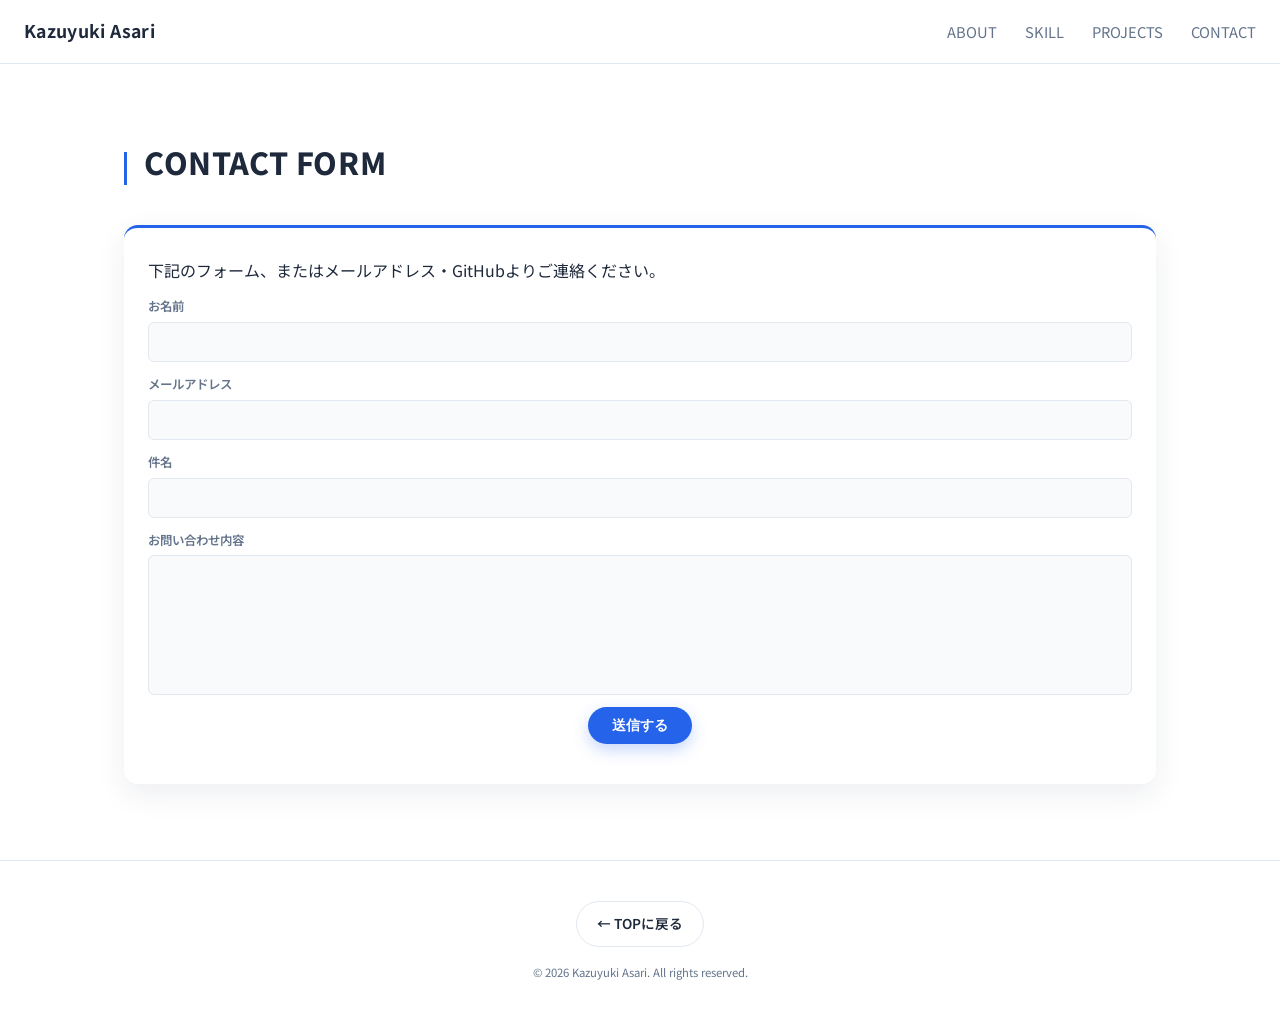
<file: contact.html>
<!doctype html>
<html lang="ja">
  <head>
    <meta charset="UTF-8" />
    <meta name="viewport" content="width=device-width, initial-scale=1.0" />
    <link rel="preconnect" href="https://fonts.googleapis.com" />
    <link rel="preconnect" href="https://fonts.gstatic.com" crossorigin />
    <link
      href="https://fonts.googleapis.com/css2?family=Noto+Sans+JP:wght@400;500;700&display=swap"
      rel="stylesheet"
    />
    <link rel="icon" type="image/x-icon" href="favicon.ico" />
    <link rel="icon" type="image/png" sizes="32x32" href="favicon-32.png" />
    <link rel="apple-touch-icon" sizes="180x180" href="favicon-180.png" />
    <link rel="stylesheet" href="css/style.css" />
    <title>お問い合わせ | K.A portfolio</title>
  </head>
  <body>
    <header>
      <a class="logo" href="index.html">Kazuyuki Asari</a>
      <button class="nav-toggle" id="navToggle" aria-label="メニュー">
        &#9776;
      </button>
      <nav>
        <ul class="nav-links" id="navLinks">
          <li><a href="index.html#ABOUT">ABOUT</a></li>
          <li><a href="index.html#SKILL">SKILL</a></li>
          <li><a href="index.html#PROJECTS">PROJECTS</a></li>
          <li><a href="index.html#CONTACT">CONTACT</a></li>
        </ul>
      </nav>
    </header>

    <main>
      <div class="container">
        <div class="section-head">
          <h1>CONTACT FORM</h1>
        </div>
        <div class="contact-card">
          <p>
            下記のフォーム、またはメールアドレス・GitHubよりご連絡ください。
          </p>

          <form
            class="contact-form"
            name="contact"
            method="POST"
            data-netlify="true"
            data-netlify-honeypot="bot-field"
            action="thanks.html"
          >
            <input type="hidden" name="form-name" value="contact" />
            <p class="hidden-field">
              <label
                >この項目には入力しないでください: <input name="bot-field"
              /></label>
            </p>

            <div class="form-row">
              <label for="name">お名前</label>
              <input type="text" id="name" name="name" required />
            </div>
            <div class="form-row">
              <label for="email">メールアドレス</label>
              <input type="email" id="email" name="email" required />
            </div>
            <div class="form-row">
              <label for="subject">件名</label>
              <input type="text" id="subject" name="subject" required />
            </div>
            <div class="form-row">
              <label for="message">お問い合わせ内容</label>
              <textarea
                id="message"
                name="message"
                rows="6"
                required
              ></textarea>
            </div>
            <button type="submit" class="btn-submit">送信する</button>
          </form>
        </div>
      </div>
    </main>

    <footer>
      <a class="back-link" href="index.html">← TOPに戻る</a>
      <small>© 2026 Kazuyuki Asari. All rights reserved.</small>
    </footer>

    <script src="js/script.js"></script>
  </body>
</html>
</file>
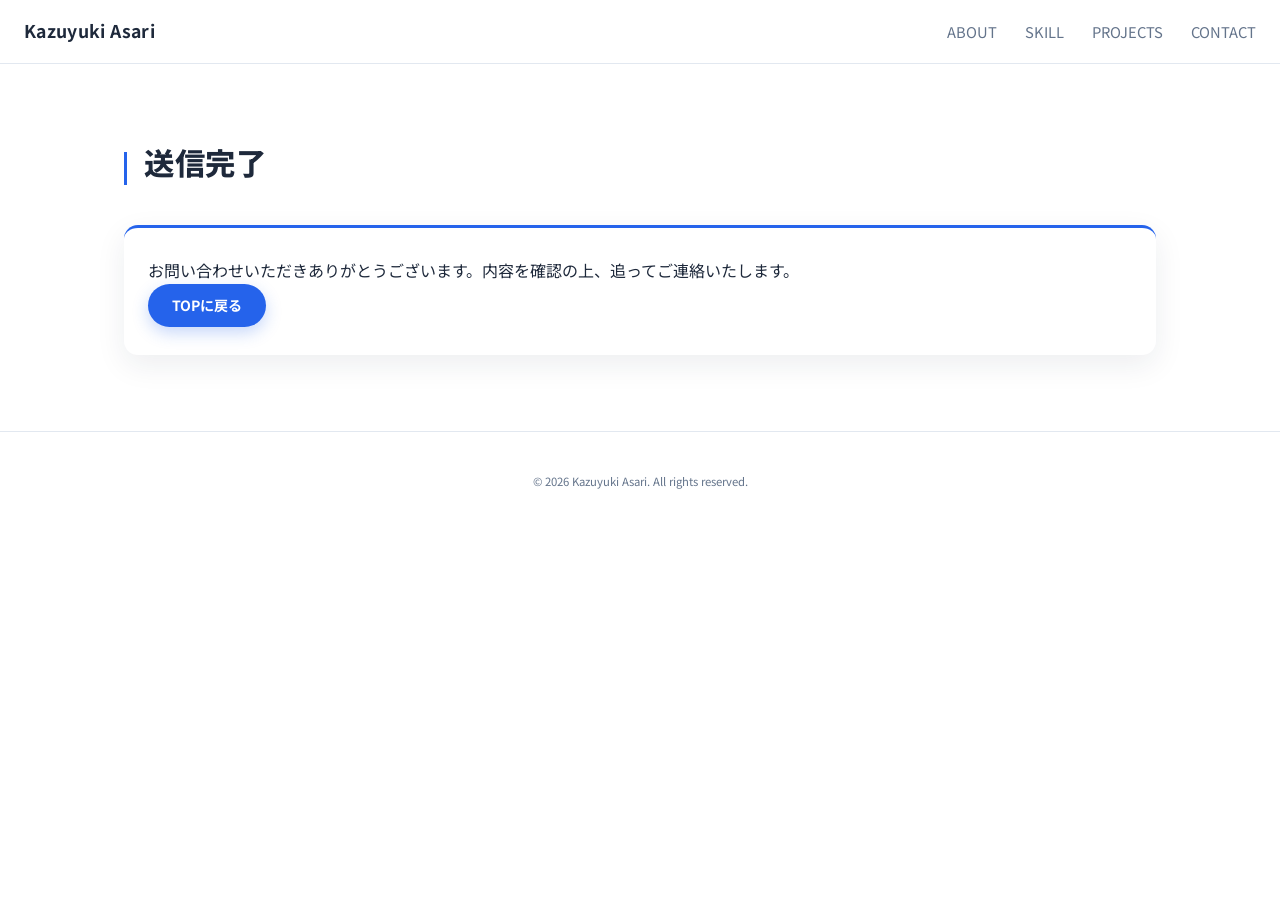
<file: thanks.html>
<!doctype html>
<html lang="ja">
  <head>
    <meta charset="UTF-8" />
    <meta name="viewport" content="width=device-width, initial-scale=1.0" />
    <link rel="preconnect" href="https://fonts.googleapis.com" />
    <link rel="preconnect" href="https://fonts.gstatic.com" crossorigin />
    <link
      href="https://fonts.googleapis.com/css2?family=Noto+Sans+JP:wght@400;500;700&display=swap"
      rel="stylesheet"
    />
    <link rel="icon" type="image/x-icon" href="favicon.ico" />
    <link rel="icon" type="image/png" sizes="32x32" href="favicon-32.png" />
    <link rel="apple-touch-icon" sizes="180x180" href="favicon-180.png" />
    <link rel="stylesheet" href="css/style.css" />
    <title>送信完了 | K.A portfolio</title>
  </head>
  <body>
    <header>
      <a class="logo" href="index.html">Kazuyuki Asari</a>
      <button class="nav-toggle" id="navToggle" aria-label="メニュー">
        &#9776;
      </button>
      <nav>
        <ul class="nav-links" id="navLinks">
          <li><a href="index.html#ABOUT">ABOUT</a></li>
          <li><a href="index.html#SKILL">SKILL</a></li>
          <li><a href="index.html#PROJECTS">PROJECTS</a></li>
          <li><a href="index.html#CONTACT">CONTACT</a></li>
        </ul>
      </nav>
    </header>

    <main>
      <div class="container">
        <div class="section-head">
          <h1>送信完了</h1>
        </div>
        <div class="contact-card">
          <p>
            お問い合わせいただきありがとうございます。内容を確認の上、追ってご連絡いたします。
          </p>
          <a href="index.html" class="btn-submit">TOPに戻る</a>
        </div>
      </div>
    </main>

    <footer>
      <small>© 2026 Kazuyuki Asari. All rights reserved.</small>
    </footer>

    <script src="js/script.js"></script>
  </body>
</html>
</file>
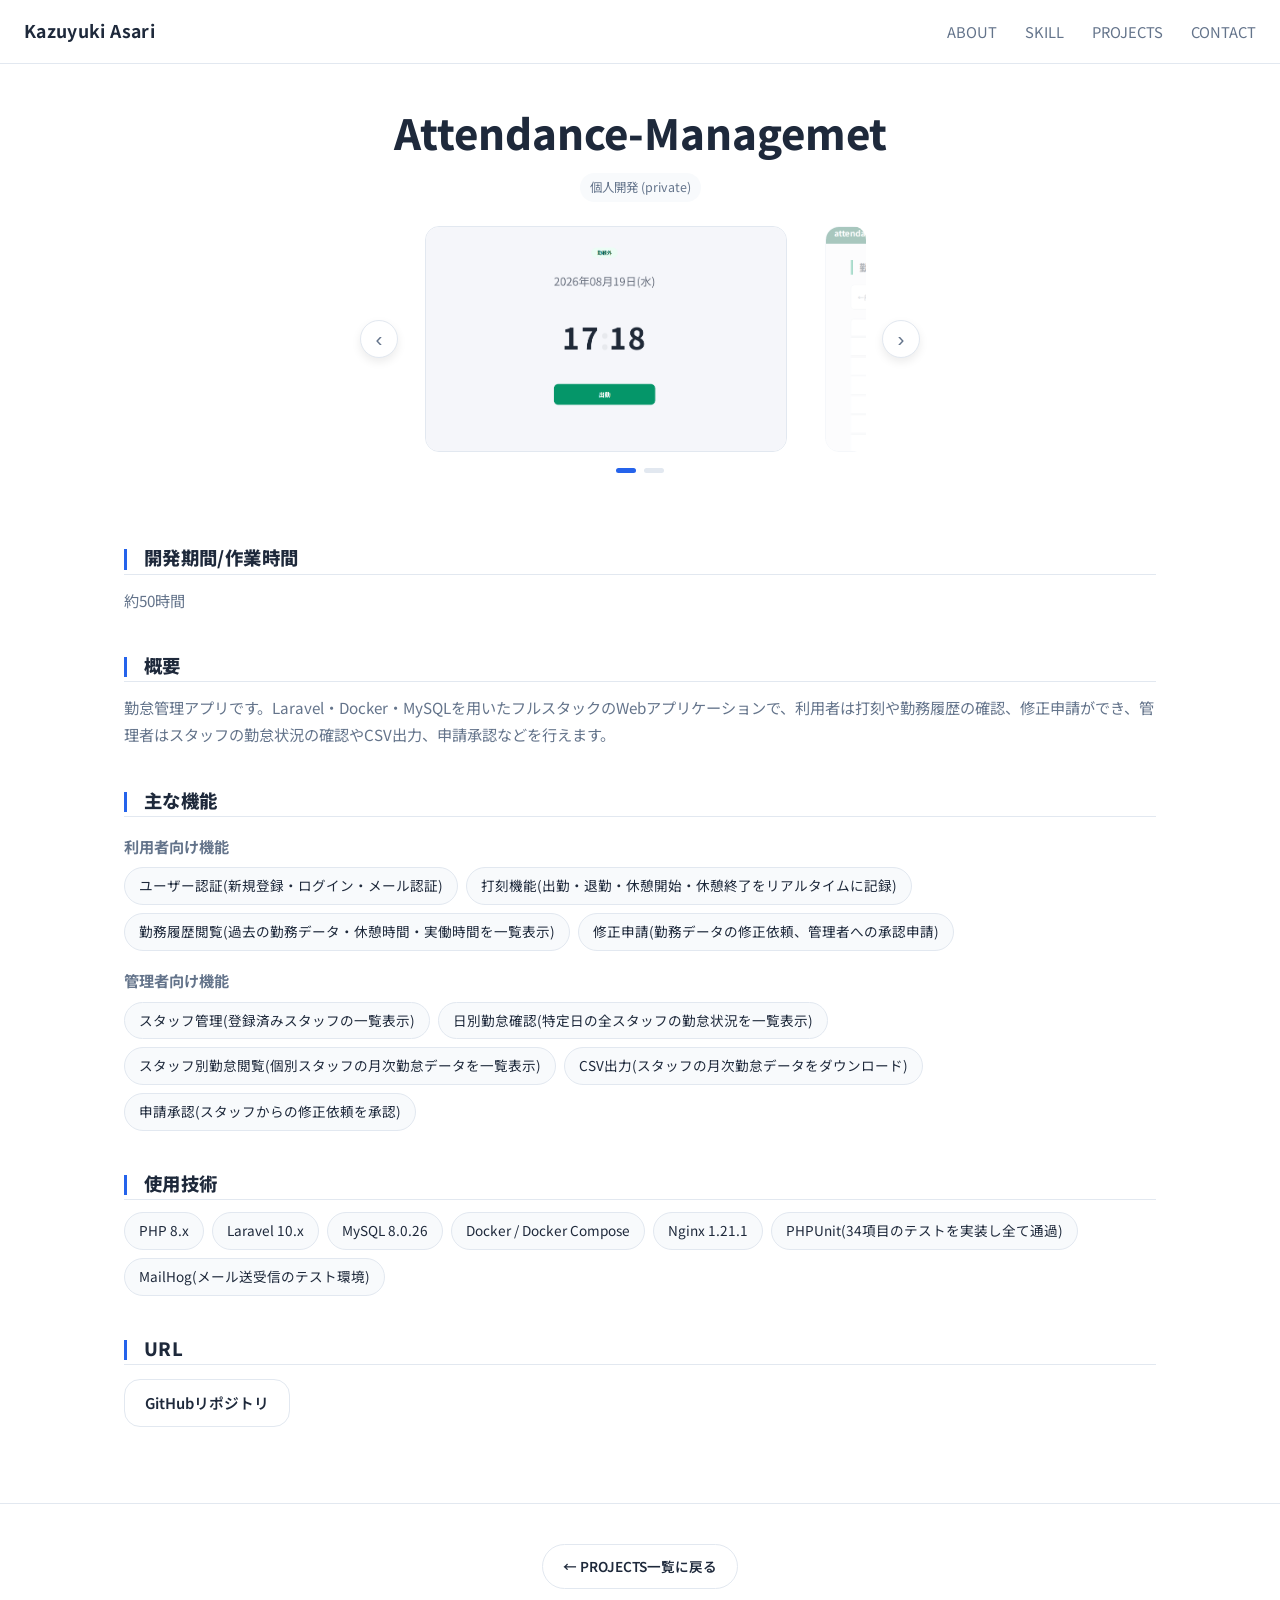
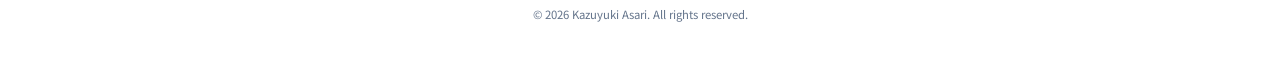
<file: projects/attendance-management.html>
<!doctype html>
<html lang="ja">
  <head>
    <meta charset="UTF-8" />
    <meta name="viewport" content="width=device-width, initial-scale=1.0" />
    <link rel="preconnect" href="https://fonts.googleapis.com" />
    <link rel="preconnect" href="https://fonts.gstatic.com" crossorigin />
    <link
      href="https://fonts.googleapis.com/css2?family=Noto+Sans+JP:wght@400;500;700&display=swap"
      rel="stylesheet"
    />
    <link rel="icon" type="image/x-icon" href="../favicon.ico" />
    <link rel="icon" type="image/png" sizes="32x32" href="../favicon-32.png" />
    <link rel="apple-touch-icon" sizes="180x180" href="../favicon-180.png" />
    <link rel="stylesheet" href="../css/style.css" />
    <title>K.A portfolio</title>
  </head>
  <body>
    <header>
      <a class="logo" href="../index.html">Kazuyuki Asari</a>
      <button class="nav-toggle" id="navToggle" aria-label="メニュー">
        &#9776;
      </button>
      <nav>
        <ul class="nav-links" id="navLinks">
          <li><a href="../index.html#ABOUT">ABOUT</a></li>
          <li><a href="../index.html#SKILL">SKILL</a></li>
          <li><a href="../index.html#PROJECTS">PROJECTS</a></li>
          <li><a href="../index.html#CONTACT">CONTACT</a></li>
        </ul>
      </nav>
    </header>
    <div class="container">
      <div class="project-hero">
        <h1>Attendance-Managemet</h1>
        <ul class="tags">
          <li>個人開発 (private)</li>
        </ul>
        <div class="slider-wrap">
          <button
            class="slider-arrow slider-prev"
            id="sliderPrev"
            aria-label="前の画像"
          >
            &lsaquo;
          </button>
          <div class="project-slider">
            <div class="slider-track">
              <img
                class="active"
                src="../images/screenshots/attendance-management/attendance1.png"
                alt="attendance-management の画面1"
              />
              <img
                src="../images/screenshots/attendance-management/attendance2.png"
                alt="attendance-management の画面2"
                loading="lazy"
              />
            </div>
          </div>
          <button
            class="slider-arrow slider-next"
            id="sliderNext"
            aria-label="次の画像"
          >
            &rsaquo;
          </button>
        </div>
        <div class="slider-dots" id="sliderDots">
          <button class="dot active" data-index="0" aria-label="1枚目"></button>
          <button class="dot" data-index="1" aria-label="2枚目"></button>
        </div>
      </div>
    </div>
    <main>
      <div class="container">
        <article>
          <div class="project-head">
            <h2>開発期間/作業時間</h2>
          </div>
          <p>約50時間</p>

          <div class="project-head">
            <h2>概要</h2>
          </div>
          <p>
            勤怠管理アプリです。Laravel・Docker・MySQLを用いたフルスタックのWebアプリケーションで、利用者は打刻や勤務履歴の確認、修正申請ができ、管理者はスタッフの勤怠状況の確認やCSV出力、申請承認などを行えます。
          </p>

          <div class="project-head">
            <h2>主な機能</h2>
          </div>
          <h3>利用者向け機能</h3>
          <ul>
            <li>ユーザー認証(新規登録・ログイン・メール認証)</li>
            <li>
              打刻機能(出勤・退勤・休憩開始・休憩終了をリアルタイムに記録)
            </li>
            <li>
              勤務履歴閲覧(過去の勤務データ・休憩時間・実働時間を一覧表示)
            </li>
            <li>修正申請(勤務データの修正依頼、管理者への承認申請)</li>
          </ul>
          <h3>管理者向け機能</h3>
          <ul>
            <li>スタッフ管理(登録済みスタッフの一覧表示)</li>
            <li>日別勤怠確認(特定日の全スタッフの勤怠状況を一覧表示)</li>
            <li>スタッフ別勤怠閲覧(個別スタッフの月次勤怠データを一覧表示)</li>
            <li>CSV出力(スタッフの月次勤怠データをダウンロード)</li>
            <li>申請承認(スタッフからの修正依頼を承認)</li>
          </ul>

          <div class="project-head">
            <h2>使用技術</h2>
          </div>
          <ul>
            <li>PHP 8.x</li>
            <li>Laravel 10.x</li>
            <li>MySQL 8.0.26</li>
            <li>Docker / Docker Compose</li>
            <li>Nginx 1.21.1</li>
            <li>PHPUnit(34項目のテストを実装し全て通過)</li>
            <li>MailHog(メール送受信のテスト環境)</li>
          </ul>

          <div class="project-head">
            <h2>URL</h2>
            <div class="contact-links">
              <a
                href="https://github.com/kazuyuki-a-dev/attendance-management"
                target="_blank"
                rel="noopener noreferrer"
                >GitHubリポジトリ</a
              >
            </div>
          </div>
        </article>
      </div>
    </main>
    <footer>
      <a class="back-link" href="../index.html#PROJECTS"
        >← PROJECTS一覧に戻る</a
      >
      <small>© 2026 Kazuyuki Asari. All rights reserved.</small>
    </footer>
    <script src="../js/script.js"></script>
  </body>
</html>
</file>
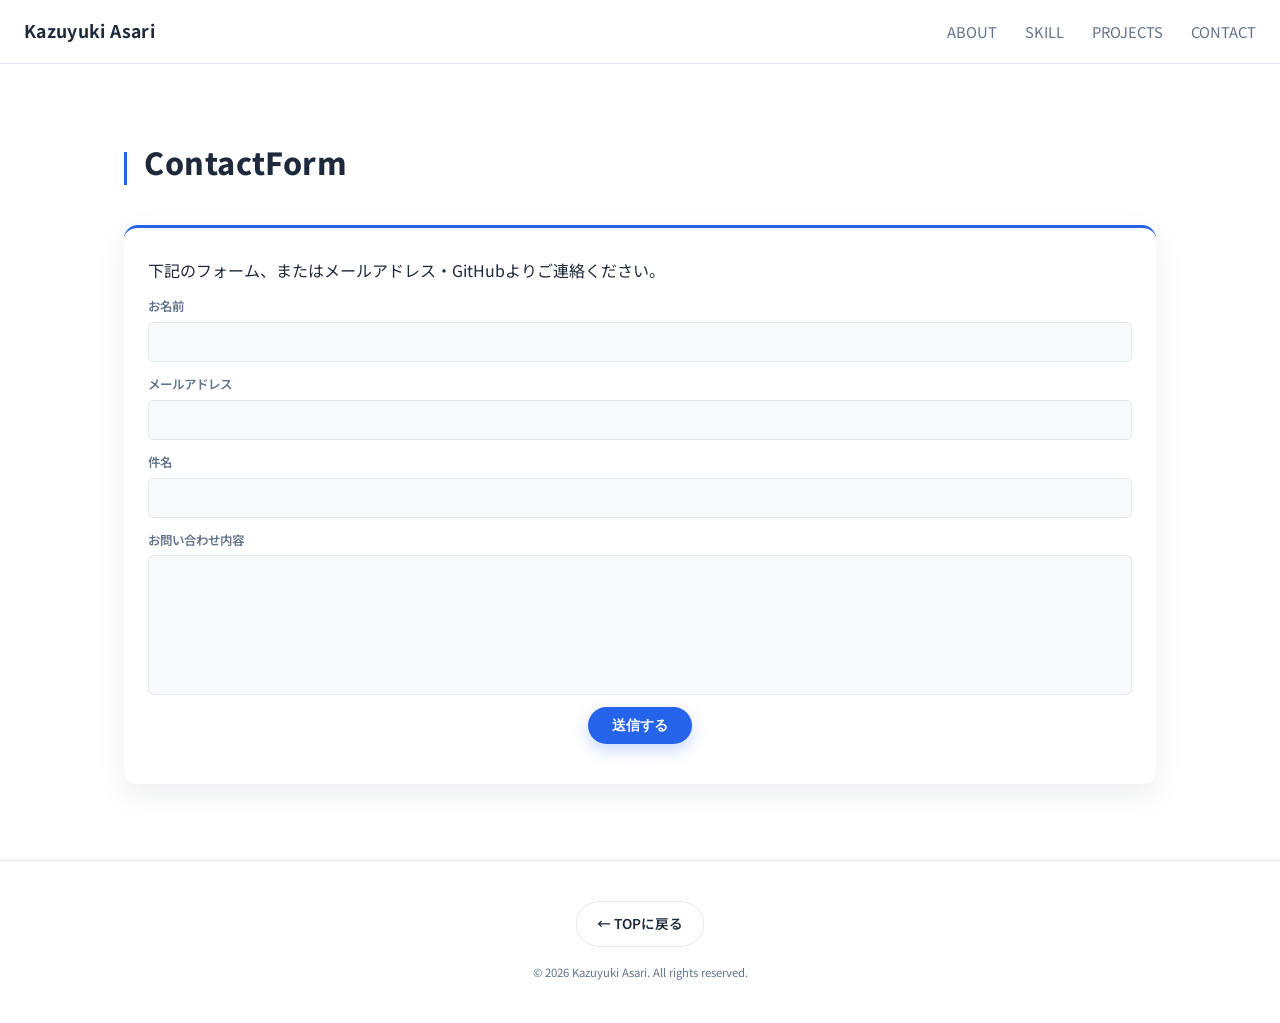
<file: projects/contact.html>
<!doctype html>
<html lang="ja">
  <head>
    <meta charset="UTF-8" />
    <meta name="viewport" content="width=device-width, initial-scale=1.0" />
    <link rel="preconnect" href="https://fonts.googleapis.com" />
    <link rel="preconnect" href="https://fonts.gstatic.com" crossorigin />
    <link
      href="https://fonts.googleapis.com/css2?family=Noto+Sans+JP:wght@400;500;700&display=swap"
      rel="stylesheet"
    />
    <link rel="stylesheet" href="../css/style.css" />
    <title>お問い合わせ | K.A portfolio</title>
  </head>
  <body>
    <header>
      <a class="logo" href="../index.html">Kazuyuki Asari</a>
      <button class="nav-toggle" id="navToggle" aria-label="メニュー">
        &#9776;
      </button>
      <nav>
        <ul class="nav-links" id="navLinks">
          <li><a href="../index.html#ABOUT">ABOUT</a></li>
          <li><a href="../index.html#SKILL">SKILL</a></li>
          <li><a href="../index.html#PROJECTS">PROJECTS</a></li>
          <li><a href="../index.html#CONTACT">CONTACT</a></li>
        </ul>
      </nav>
    </header>

    <main>
      <div class="container">
        <div class="section-head">
          <h2>ContactForm</h2>
        </div>
        <div class="contact-card">
          <p>
            下記のフォーム、またはメールアドレス・GitHubよりご連絡ください。
          </p>

          <form
            class="contact-form"
            name="contact"
            method="POST"
            data-netlify="true"
          >
            <input type="hidden" name="form-name" value="contact" />
            <div class="form-row">
              <label for="name">お名前</label>
              <input type="text" id="name" name="name" required />
            </div>
            <div class="form-row">
              <label for="email">メールアドレス</label>
              <input type="email" id="email" name="email" required />
            </div>
            <div class="form-row">
              <label for="subject">件名</label>
              <input type="text" id="subject" name="subject" required />
            </div>
            <div class="form-row">
              <label for="message">お問い合わせ内容</label>
              <textarea
                id="message"
                name="message"
                rows="6"
                required
              ></textarea>
            </div>
            <button type="submit" class="btn-submit">送信する</button>
          </form>
        </div>
      </div>
    </main>

    <footer>
      <a class="back-link" href="../index.html">← TOPに戻る</a>
      <small>© 2026 Kazuyuki Asari. All rights reserved.</small>
    </footer>

    <script src="../js/script.js"></script>
  </body>
</html>
</file>
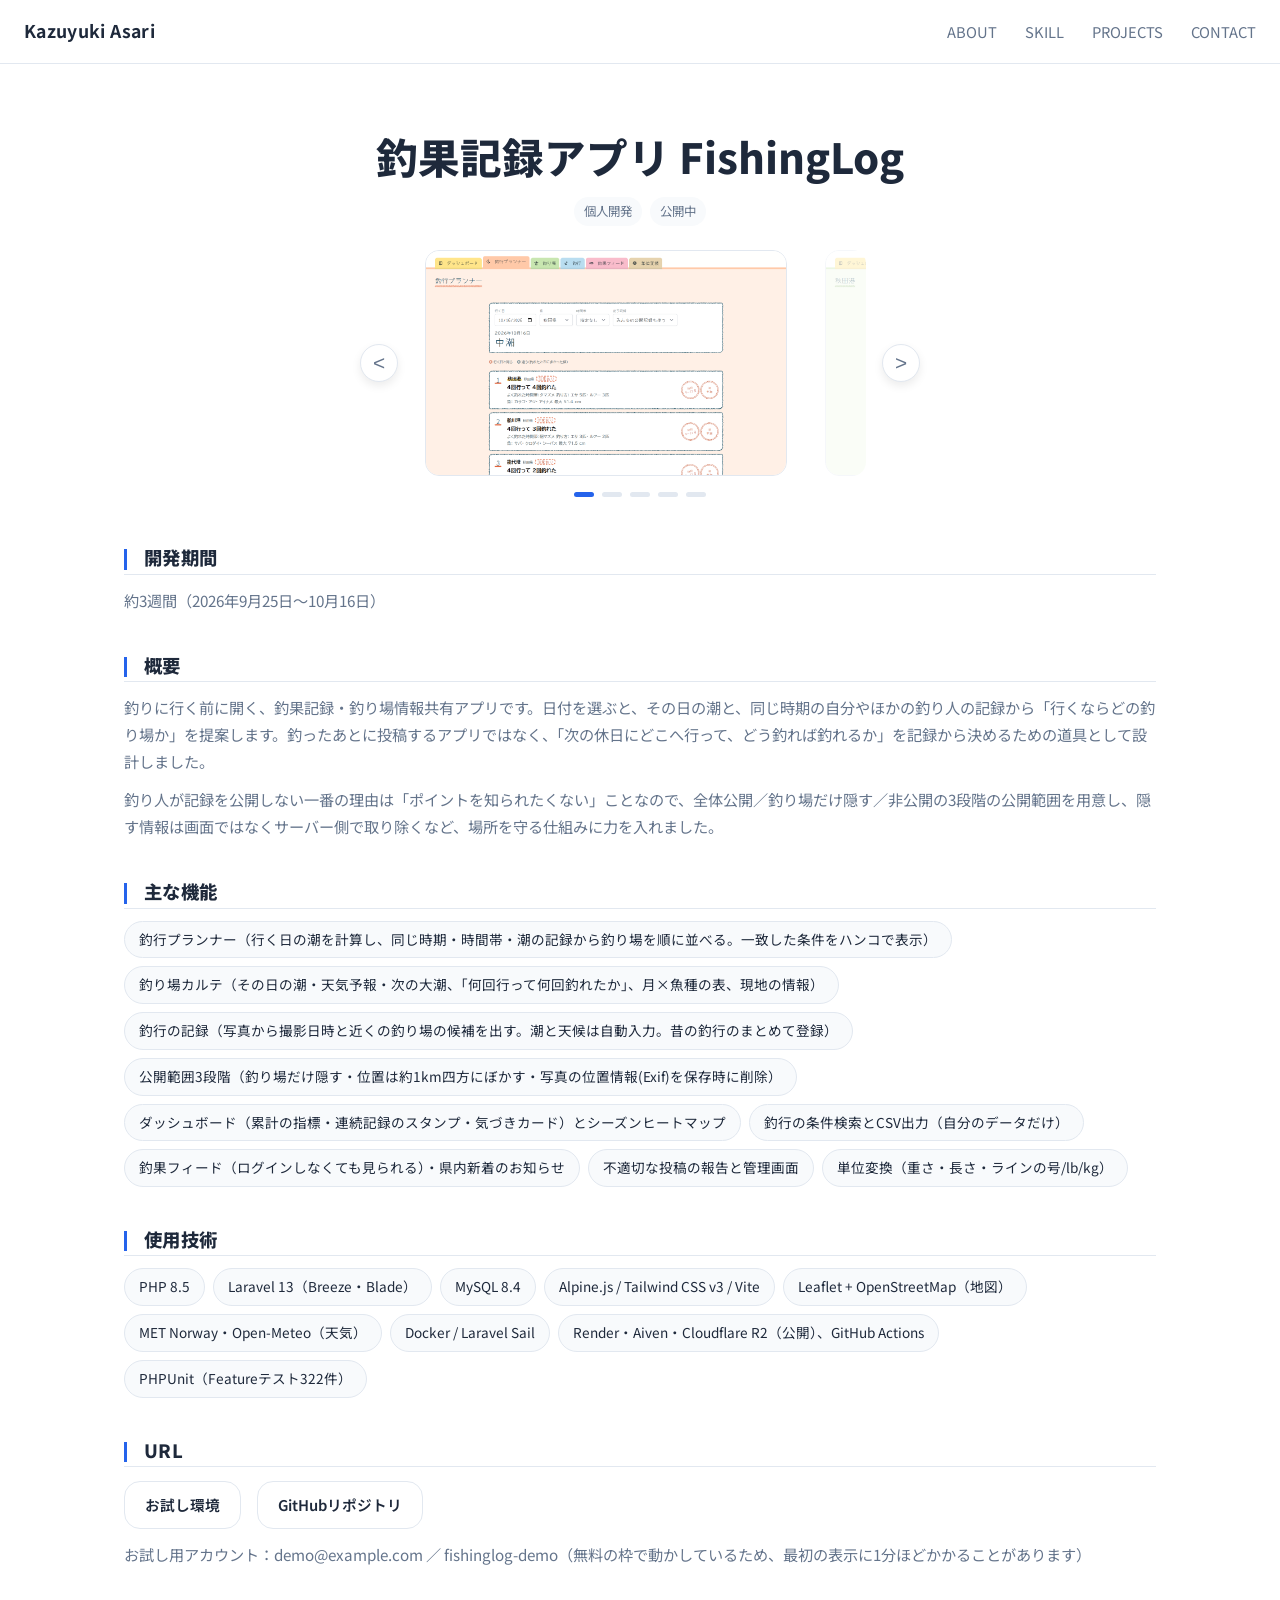
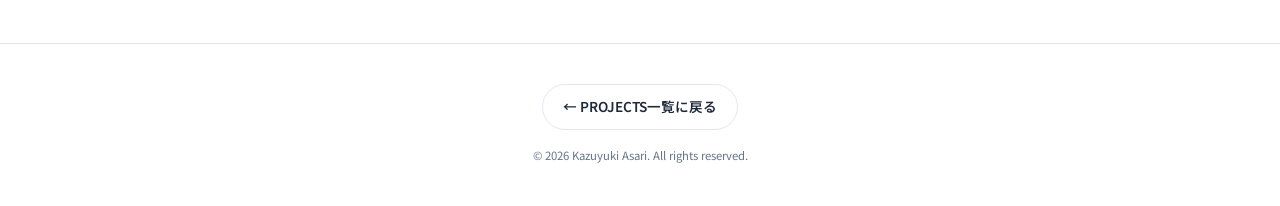
<file: projects/fishing-log.html>
<!doctype html>
<html lang="ja">
  <head>
    <meta charset="UTF-8" />
    <meta name="viewport" content="width=device-width, initial-scale=1.0" />
    <link rel="preconnect" href="https://fonts.googleapis.com" />
    <link rel="preconnect" href="https://fonts.gstatic.com" crossorigin />
    <link
      href="https://fonts.googleapis.com/css2?family=Noto+Sans+JP:wght@400;500;700&display=swap"
      rel="stylesheet"
    />
    <link rel="icon" type="image/x-icon" href="../favicon.ico" />
    <link rel="icon" type="image/png" sizes="32x32" href="../favicon-32.png" />
    <link rel="apple-touch-icon" sizes="180x180" href="../favicon-180.png" />
    <link rel="stylesheet" href="../css/style.css" />
    <title>K.A portfolio</title>
  </head>
  <body>
    <header>
      <a class="logo" href="../index.html">Kazuyuki Asari</a>
      <button class="nav-toggle" id="navToggle" aria-label="メニューを開く">
        <span></span>
        <span></span>
        <span></span>
      </button>
      <nav>
        <ul class="nav-links" id="navLinks">
          <li><a href="../index.html#ABOUT">ABOUT</a></li>
          <li><a href="../index.html#SKILL">SKILL</a></li>
          <li><a href="../index.html#PROJECTS">PROJECTS</a></li>
          <li><a href="../index.html#CONTACT">CONTACT</a></li>
        </ul>
      </nav>
    </header>

    <main>
      <div class="project-hero">
        <div class="container">
          <h1>釣果記録アプリ FishingLog</h1>
          <ul class="tags">
            <li>個人開発</li>
            <li>公開中</li>
          </ul>

          <div class="slider-wrap">
            <button
              class="slider-arrow prev"
              id="sliderPrev"
              aria-label="前の画像"
            >
              &lt;
            </button>

            <div class="project-slider">
              <div class="slider-track" id="sliderTrack">
                <img
                  class="active"
                  src="../images/screenshots/fishing-log/planner.png"
                  alt="fishing-log の釣行プランナー"
                />
                <img
                  src="../images/screenshots/fishing-log/karte.png"
                  alt="fishing-log の釣り場カルテ"
                  loading="lazy"
                />
                <img
                  src="../images/screenshots/fishing-log/dashboard.png"
                  alt="fishing-log のダッシュボード"
                  loading="lazy"
                />
                <img
                  src="../images/screenshots/fishing-log/feed.png"
                  alt="fishing-log の釣果フィード"
                  loading="lazy"
                />
                <img
                  src="../images/screenshots/fishing-log/converter.png"
                  alt="fishing-log の単位変換"
                  loading="lazy"
                />
              </div>
            </div>

            <button
              class="slider-arrow next"
              id="sliderNext"
              aria-label="次の画像"
            >
              &gt;
            </button>
          </div>

          <div class="slider-dots" id="sliderDots">
            <span class="dot active" data-index="0"></span>
            <span class="dot" data-index="1"></span>
            <span class="dot" data-index="2"></span>
            <span class="dot" data-index="3"></span>
            <span class="dot" data-index="4"></span>
          </div>
        </div>
      </div>

      <div class="container">
        <article>
          <div class="project-head">
            <h2>開発期間</h2>
            <p>約3週間（2026年9月25日〜10月16日）</p>
          </div>

          <div class="project-head">
            <h2>概要</h2>
            <p>
              釣りに行く前に開く、釣果記録・釣り場情報共有アプリです。日付を選ぶと、その日の潮と、同じ時期の自分やほかの釣り人の記録から「行くならどの釣り場か」を提案します。釣ったあとに投稿するアプリではなく、「次の休日にどこへ行って、どう釣れば釣れるか」を記録から決めるための道具として設計しました。
            </p>
            <p>
              釣り人が記録を公開しない一番の理由は「ポイントを知られたくない」ことなので、全体公開／釣り場だけ隠す／非公開の3段階の公開範囲を用意し、隠す情報は画面ではなくサーバー側で取り除くなど、場所を守る仕組みに力を入れました。
            </p>
          </div>

          <div class="project-head">
            <h2>主な機能</h2>
            <ul>
              <li>
                釣行プランナー（行く日の潮を計算し、同じ時期・時間帯・潮の記録から釣り場を順に並べる。一致した条件をハンコで表示）
              </li>
              <li>
                釣り場カルテ（その日の潮・天気予報・次の大潮、「何回行って何回釣れたか」、月×魚種の表、現地の情報）
              </li>
              <li>
                釣行の記録（写真から撮影日時と近くの釣り場の候補を出す。潮と天候は自動入力。昔の釣行のまとめて登録）
              </li>
              <li>
                公開範囲3段階（釣り場だけ隠す・位置は約1km四方にぼかす・写真の位置情報(Exif)を保存時に削除）
              </li>
              <li>
                ダッシュボード（累計の指標・連続記録のスタンプ・気づきカード）とシーズンヒートマップ
              </li>
              <li>釣行の条件検索とCSV出力（自分のデータだけ）</li>
              <li>釣果フィード（ログインしなくても見られる）・県内新着のお知らせ</li>
              <li>不適切な投稿の報告と管理画面</li>
              <li>単位変換（重さ・長さ・ラインの号/lb/kg）</li>
            </ul>
          </div>

          <div class="project-head">
            <h2>使用技術</h2>
            <ul>
              <li>PHP 8.5</li>
              <li>Laravel 13（Breeze・Blade）</li>
              <li>MySQL 8.4</li>
              <li>Alpine.js / Tailwind CSS v3 / Vite</li>
              <li>Leaflet + OpenStreetMap（地図）</li>
              <li>MET Norway・Open-Meteo（天気）</li>
              <li>Docker / Laravel Sail</li>
              <li>Render・Aiven・Cloudflare R2（公開）、GitHub Actions</li>
              <li>PHPUnit（Featureテスト322件）</li>
            </ul>
          </div>
          <div class="project-head">
            <h2>URL</h2>
            <div class="contact-links">
              <a
                href="https://fishing-log-hasx.onrender.com"
                target="_blank"
                rel="noopener noreferrer"
                >お試し環境</a
              >
              <a
                href="https://github.com/kazuyuki-a-dev/fishing-log"
                target="_blank"
                rel="noopener noreferrer"
                >GitHubリポジトリ</a
              >
            </div>
            <p>
              お試し用アカウント：demo@example.com ／ fishinglog-demo（無料の枠で動かしているため、最初の表示に1分ほどかかることがあります）
            </p>
          </div>
        </article>
      </div>
    </main>

    <footer>
      <a class="back-link" href="../index.html#PROJECTS"
        >← PROJECTS一覧に戻る</a
      >
      <small>© 2026 Kazuyuki Asari. All rights reserved.</small>
    </footer>

    <script src="../js/script.js"></script>
  </body>
</html>
</file>
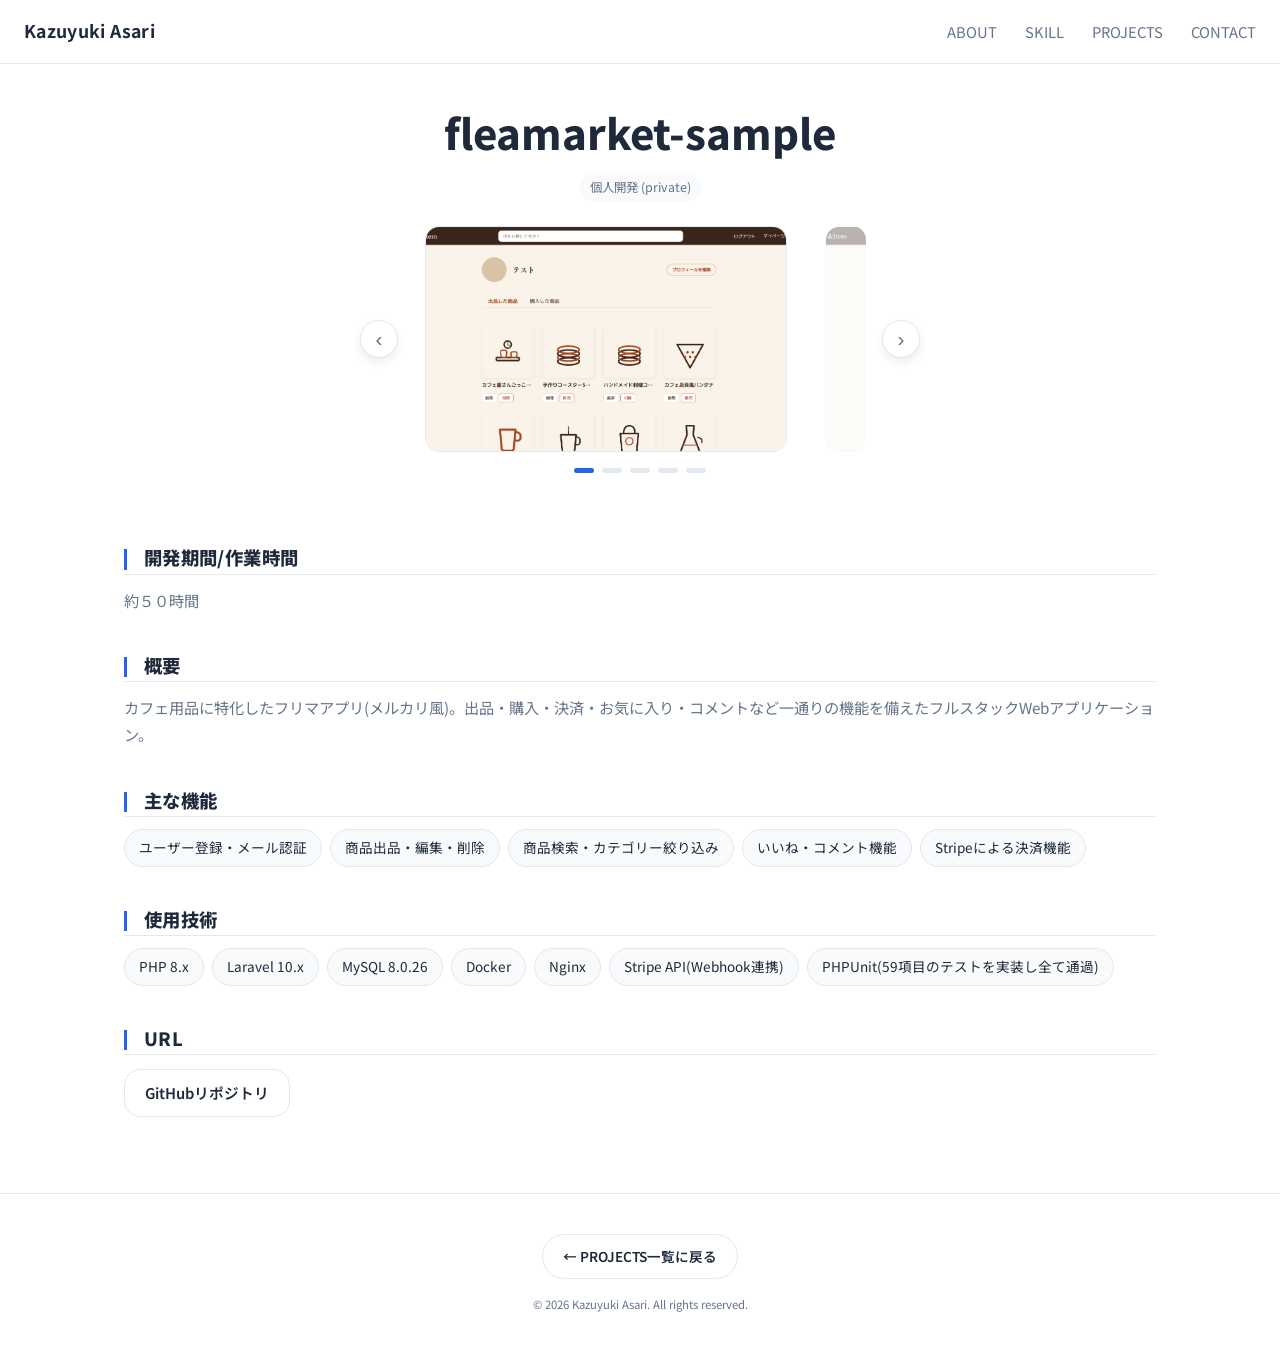
<file: projects/fleamarket-sample.html>
<!doctype html>
<html lang="ja">
  <head>
    <meta charset="UTF-8" />
    <meta name="viewport" content="width=device-width, initial-scale=1.0" />
    <link rel="preconnect" href="https://fonts.googleapis.com" />
    <link rel="preconnect" href="https://fonts.gstatic.com" crossorigin />
    <link
      href="https://fonts.googleapis.com/css2?family=Noto+Sans+JP:wght@400;500;700&display=swap"
      rel="stylesheet"
    />
    <link rel="icon" type="image/x-icon" href="../favicon.ico" />
    <link rel="icon" type="image/png" sizes="32x32" href="../favicon-32.png" />
    <link rel="apple-touch-icon" sizes="180x180" href="../favicon-180.png" />
    <link rel="stylesheet" href="../css/style.css" />
    <title>K.A portfolio</title>
  </head>
  <body>
    <header>
      <a class="logo" href="../index.html">Kazuyuki Asari</a>
      <button class="nav-toggle" id="navToggle" aria-label="メニュー">
        &#9776;
      </button>
      <nav>
        <ul class="nav-links" id="navLinks">
          <li><a href="../index.html#ABOUT">ABOUT</a></li>
          <li><a href="../index.html#SKILL">SKILL</a></li>
          <li><a href="../index.html#PROJECTS">PROJECTS</a></li>
          <li><a href="../index.html#CONTACT">CONTACT</a></li>
        </ul>
      </nav>
    </header>
    <div class="container">
      <div class="project-hero">
        <h1>fleamarket-sample</h1>
        <ul class="tags">
          <li>個人開発 (private)</li>
        </ul>
        <div class="slider-wrap">
          <button
            class="slider-arrow slider-prev"
            id="sliderPrev"
            aria-label="前の画像"
          >
            &lsaquo;
          </button>
          <div class="project-slider">
            <div class="slider-track">
              <img
                class="active"
                src="../images/screenshots/fleamarket-sample/fleamarket-sample1.png"
                alt="fleamarket-sample の画面1"
              />
              <img
                src="../images/screenshots/fleamarket-sample/fleamarket-sample2.png"
                alt="fleamarket-sample の画面2"
                loading="lazy"
              />
              <img
                src="../images/screenshots/fleamarket-sample/fleamarket-sample3.png"
                alt="fleamarket-sample の画面3"
                loading="lazy"
              />
              <img
                src="../images/screenshots/fleamarket-sample/fleamarket-sample4.png"
                alt="fleamarket-sample の画面4"
                loading="lazy"
              />
              <img
                src="../images/screenshots/fleamarket-sample/fleamarket-sample5.png"
                alt="fleamarket-sample の画面5"
                loading="lazy"
              />
            </div>
          </div>
          <button
            class="slider-arrow slider-next"
            id="sliderNext"
            aria-label="次の画像"
          >
            &rsaquo;
          </button>
        </div>
        <div class="slider-dots" id="sliderDots">
          <button class="dot active" data-index="0" aria-label="1枚目"></button>
          <button class="dot" data-index="1" aria-label="2枚目"></button>
          <button class="dot" data-index="2" aria-label="3枚目"></button>
          <button class="dot" data-index="2" aria-label="4枚目"></button>
          <button class="dot" data-index="2" aria-label="5枚目"></button>
        </div>
      </div>
    </div>
    <main>
      <div class="container">
        <article>
          <div class="project-head">
            <h2>開発期間/作業時間</h2>
          </div>
          <p>約５０時間</p>
          <div class="project-head">
            <h2>概要</h2>
          </div>
          <p>
            カフェ用品に特化したフリマアプリ(メルカリ風)。出品・購入・決済・お気に入り・コメントなど一通りの機能を備えたフルスタックWebアプリケーション。
          </p>
          <div class="project-head">
            <h2>主な機能</h2>
          </div>
          <ul>
            <li>ユーザー登録・メール認証</li>
            <li>商品出品・編集・削除</li>
            <li>商品検索・カテゴリー絞り込み</li>
            <li>いいね・コメント機能</li>
            <li>Stripeによる決済機能</li>
          </ul>
          <div class="project-head">
            <h2>使用技術</h2>
          </div>
          <ul>
            <li>PHP 8.x</li>
            <li>Laravel 10.x</li>
            <li>MySQL 8.0.26</li>
            <li>Docker</li>
            <li>Nginx</li>
            <li>Stripe API(Webhook連携)</li>
            <li>PHPUnit(59項目のテストを実装し全て通過)</li>
          </ul>
          <div class="project-head">
            <h2>URL</h2>
            <div class="contact-links">
              <a
                href="https://github.com/kazuyuki-a-dev/fleamarket-sample"
                target="_blank"
                rel="noopener noreferrer"
                >GitHubリポジトリ</a
              >
            </div>
          </div>
        </article>
      </div>
    </main>
    <footer>
      <a class="back-link" href="../index.html#PROJECTS"
        >← PROJECTS一覧に戻る</a
      >
      <small>© 2026 Kazuyuki Asari. All rights reserved.</small>
    </footer>
    <script src="../js/script.js"></script>
  </body>
</html>
</file>
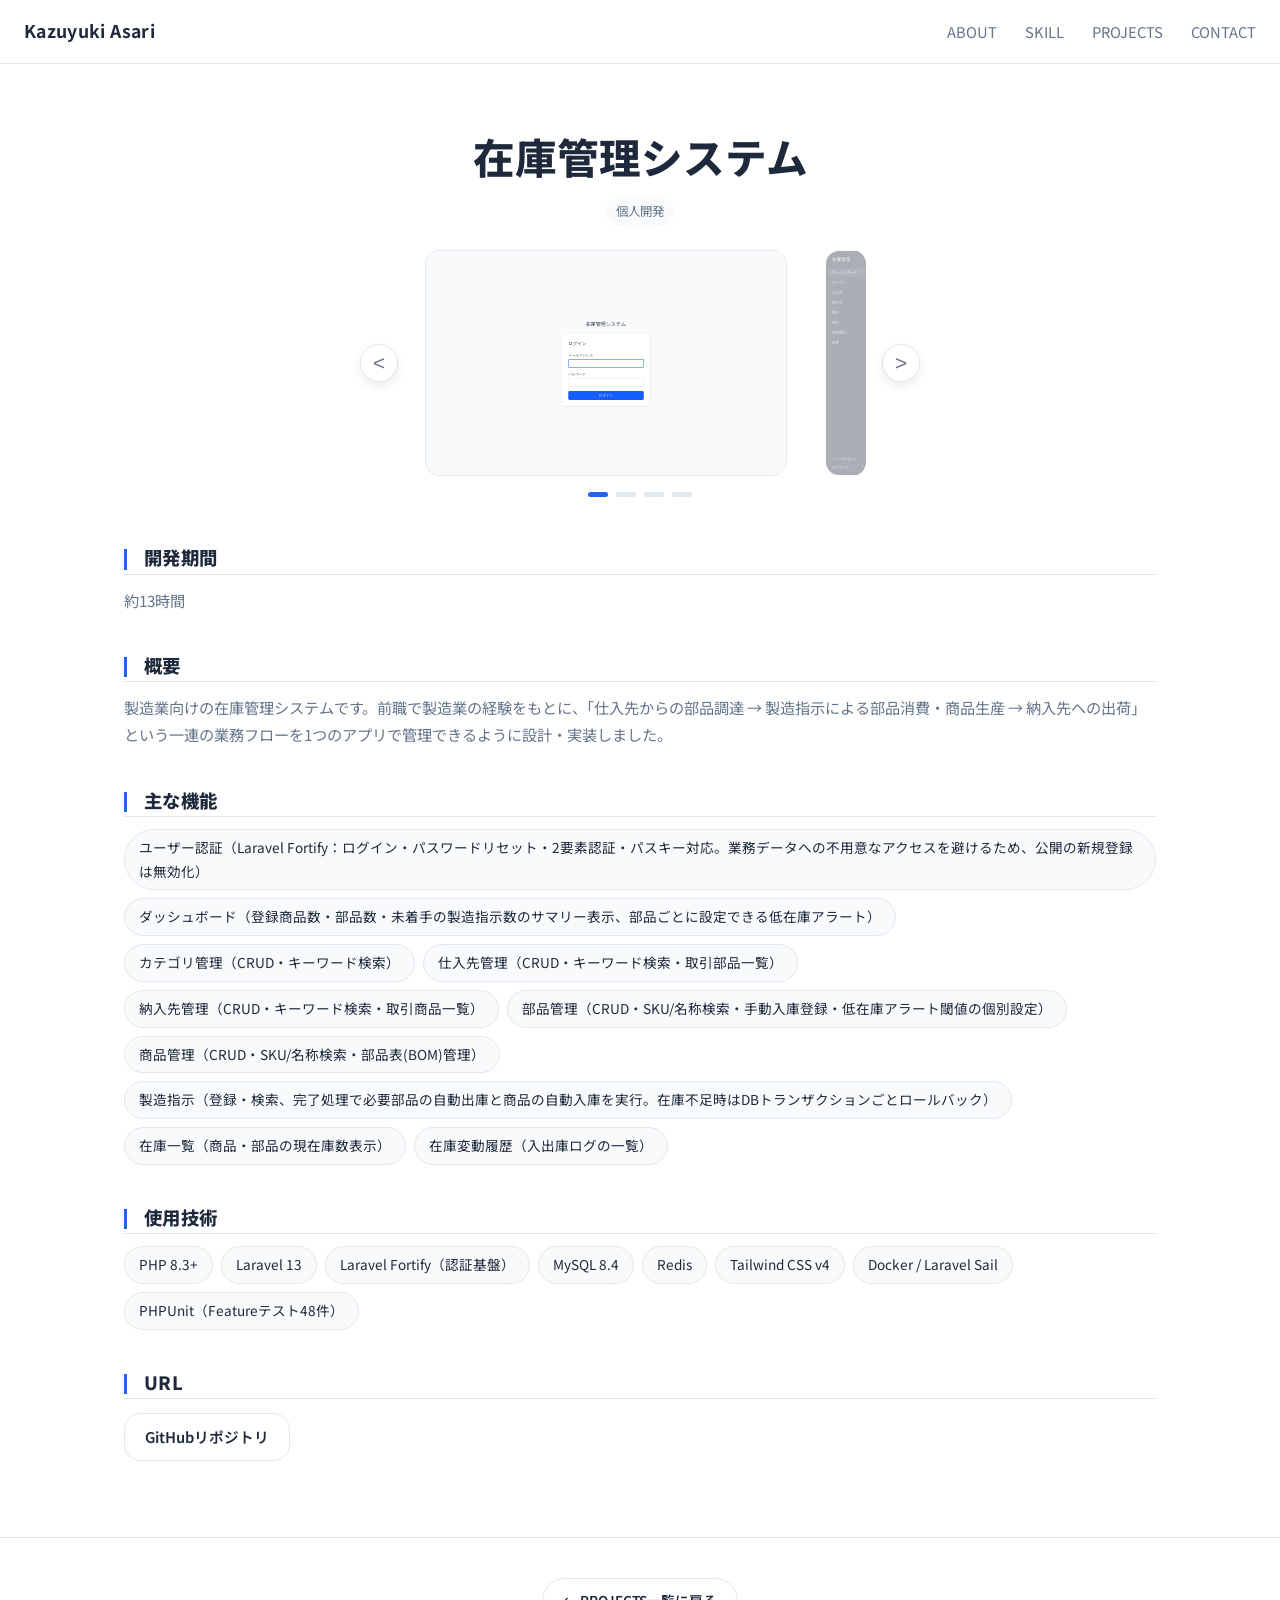
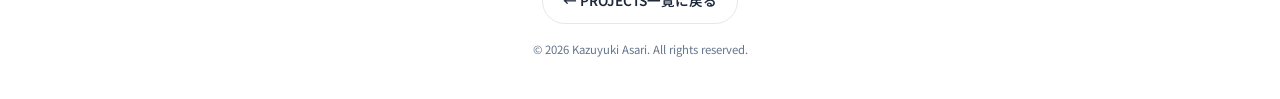
<file: projects/inventory-system.html>
<!doctype html>
<html lang="ja">
  <head>
    <meta charset="UTF-8" />
    <meta name="viewport" content="width=device-width, initial-scale=1.0" />
    <link rel="preconnect" href="https://fonts.googleapis.com" />
    <link rel="preconnect" href="https://fonts.gstatic.com" crossorigin />
    <link
      href="https://fonts.googleapis.com/css2?family=Noto+Sans+JP:wght@400;500;700&display=swap"
      rel="stylesheet"
    />
    <link rel="icon" type="image/x-icon" href="../favicon.ico" />
    <link rel="icon" type="image/png" sizes="32x32" href="../favicon-32.png" />
    <link rel="apple-touch-icon" sizes="180x180" href="../favicon-180.png" />
    <link rel="stylesheet" href="../css/style.css" />
    <title>K.A portfolio</title>
  </head>
  <body>
    <header>
      <a class="logo" href="../index.html">Kazuyuki Asari</a>
      <button class="nav-toggle" id="navToggle" aria-label="メニューを開く">
        <span></span>
        <span></span>
        <span></span>
      </button>
      <nav>
        <ul class="nav-links" id="navLinks">
          <li><a href="../index.html#ABOUT">ABOUT</a></li>
          <li><a href="../index.html#SKILL">SKILL</a></li>
          <li><a href="../index.html#PROJECTS">PROJECTS</a></li>
          <li><a href="../index.html#CONTACT">CONTACT</a></li>
        </ul>
      </nav>
    </header>

    <main>
      <div class="project-hero">
        <div class="container">
          <h1>在庫管理システム</h1>
          <ul class="tags">
            <li>個人開発</li>
          </ul>

          <div class="slider-wrap">
            <button
              class="slider-arrow prev"
              id="sliderPrev"
              aria-label="前の画像"
            >
              &lt;
            </button>

            <div class="project-slider">
              <div class="slider-track" id="sliderTrack">
                <img
                  class="active"
                  src="../images/screenshots/inventory-system/login.png"
                  alt="inventory-system の画面1"
                />
                <img
                  src="../images/screenshots/inventory-system/dashboard.png"
                  alt="inventory-system の画面2"
                  loading="lazy"
                />
                <img
                  src="../images/screenshots/inventory-system/parts.png"
                  alt="inventory-system の画面3"
                  loading="lazy"
                />
                <img
                  src="../images/screenshots/inventory-system/production-orders.png"
                  alt="inventory-system の画面4"
                  loading="lazy"
                />
              </div>
            </div>

            <button
              class="slider-arrow next"
              id="sliderNext"
              aria-label="次の画像"
            >
              &gt;
            </button>
          </div>

          <div class="slider-dots" id="sliderDots">
            <span class="dot active" data-index="0"></span>
            <span class="dot" data-index="1"></span>
            <span class="dot" data-index="2"></span>
            <span class="dot" data-index="3"></span>
          </div>
        </div>
      </div>

      <div class="container">
        <article>
          <div class="project-head">
            <h2>開発期間</h2>
            <p>約13時間</p>
          </div>

          <div class="project-head">
            <h2>概要</h2>
            <p>
              製造業向けの在庫管理システムです。前職で製造業の経験をもとに、「仕入先からの部品調達
              → 製造指示による部品消費・商品生産 →
              納入先への出荷」という一連の業務フローを1つのアプリで管理できるように設計・実装しました。
            </p>
          </div>

          <div class="project-head">
            <h2>主な機能</h2>
            <ul>
              <li>
                ユーザー認証（Laravel
                Fortify：ログイン・パスワードリセット・2要素認証・パスキー対応。業務データへの不用意なアクセスを避けるため、公開の新規登録は無効化）
              </li>
              <li>
                ダッシュボード（登録商品数・部品数・未着手の製造指示数のサマリー表示、部品ごとに設定できる低在庫アラート）
              </li>
              <li>カテゴリ管理（CRUD・キーワード検索）</li>
              <li>仕入先管理（CRUD・キーワード検索・取引部品一覧）</li>
              <li>納入先管理（CRUD・キーワード検索・取引商品一覧）</li>
              <li>
                部品管理（CRUD・SKU/名称検索・手動入庫登録・低在庫アラート閾値の個別設定）
              </li>
              <li>商品管理（CRUD・SKU/名称検索・部品表(BOM)管理）</li>
              <li>
                製造指示（登録・検索、完了処理で必要部品の自動出庫と商品の自動入庫を実行。在庫不足時はDBトランザクションごとロールバック）
              </li>
              <li>在庫一覧（商品・部品の現在庫数表示）</li>
              <li>在庫変動履歴（入出庫ログの一覧）</li>
            </ul>
          </div>

          <div class="project-head">
            <h2>使用技術</h2>
            <ul>
              <li>PHP 8.3+</li>
              <li>Laravel 13</li>
              <li>Laravel Fortify（認証基盤）</li>
              <li>MySQL 8.4</li>
              <li>Redis</li>
              <li>Tailwind CSS v4</li>
              <li>Docker / Laravel Sail</li>
              <li>PHPUnit（Featureテスト48件）</li>
            </ul>
          </div>
          <div class="project-head">
            <h2>URL</h2>
            <div class="contact-links">
              <a
                href="https://github.com/kazuyuki-a-dev/inventory-system"
                target="_blank"
                rel="noopener noreferrer"
                >GitHubリポジトリ</a
              >
            </div>
          </div>
        </article>
      </div>
    </main>

    <footer>
      <a class="back-link" href="../index.html#PROJECTS"
        >← PROJECTS一覧に戻る</a
      >
      <small>© 2026 Kazuyuki Asari. All rights reserved.</small>
    </footer>

    <script src="../js/script.js"></script>
  </body>
</html>
</file>
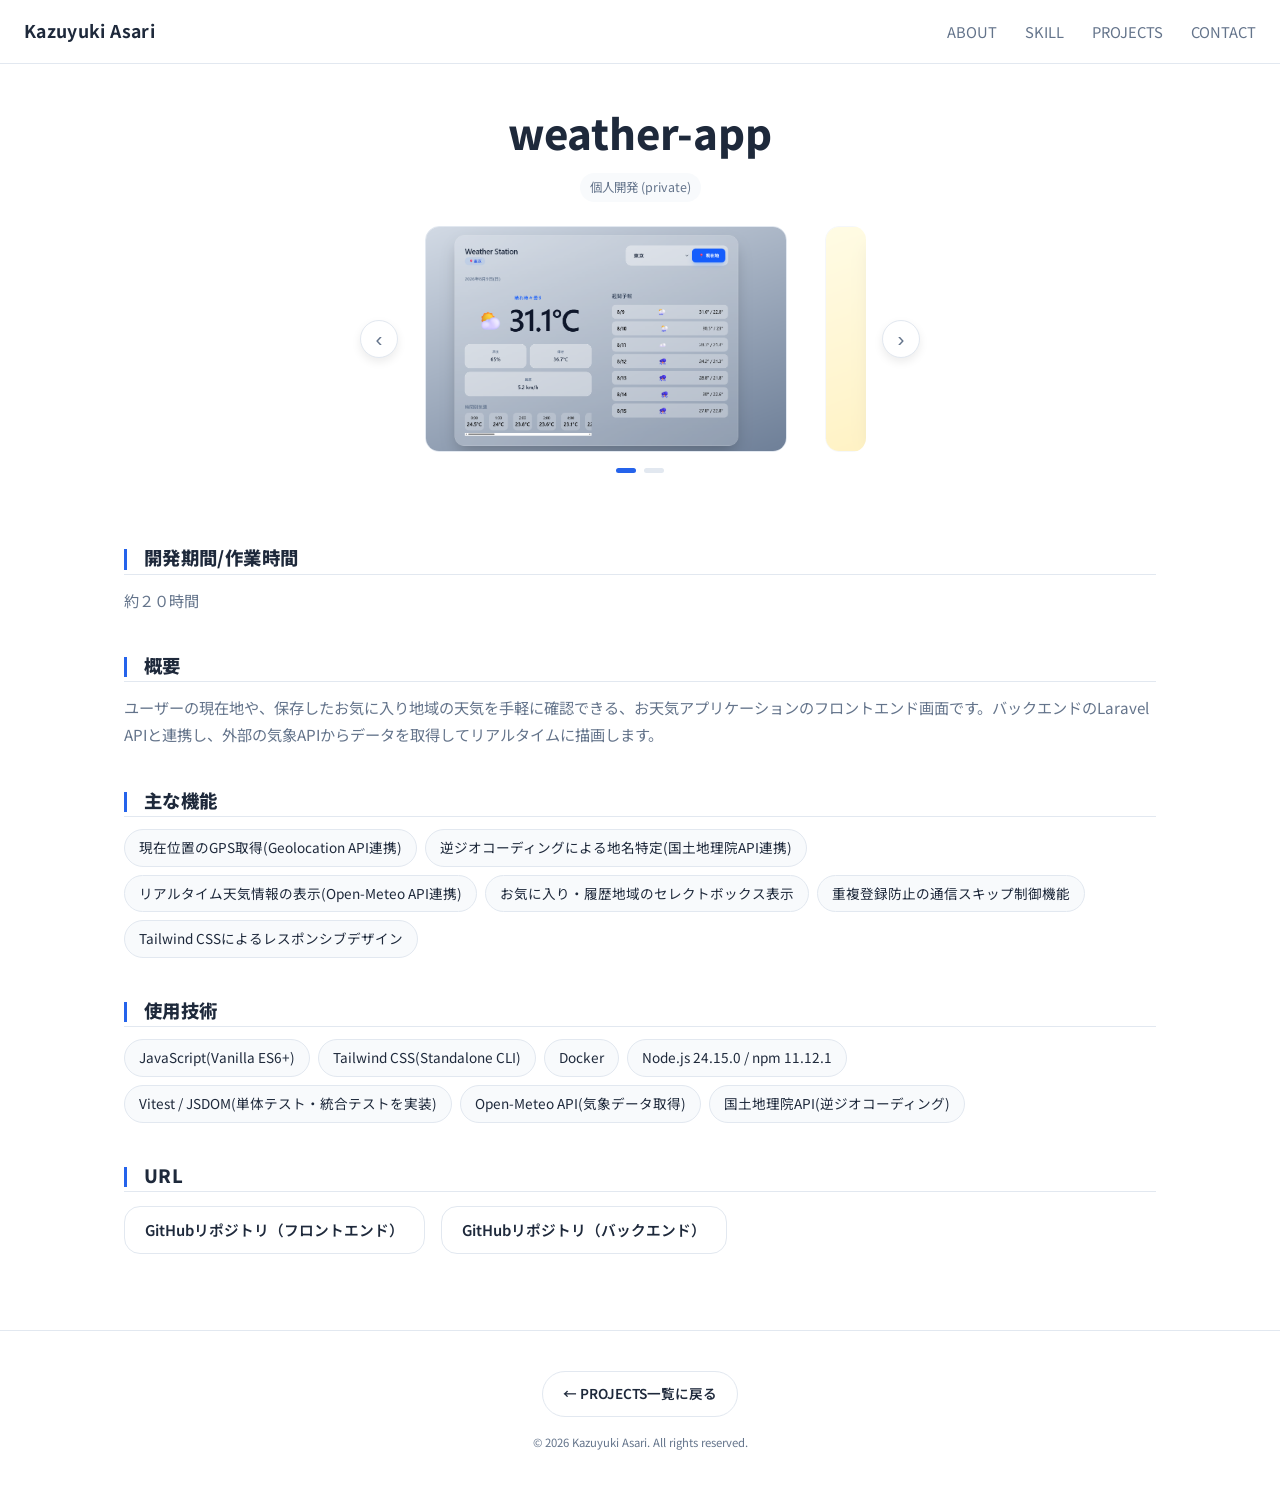
<file: projects/weather-app.html>
<!doctype html>
<html lang="ja">
  <head>
    <meta charset="UTF-8" />
    <meta name="viewport" content="width=device-width, initial-scale=1.0" />
    <link rel="preconnect" href="https://fonts.googleapis.com" />
    <link rel="preconnect" href="https://fonts.gstatic.com" crossorigin />
    <link
      href="https://fonts.googleapis.com/css2?family=Noto+Sans+JP:wght@400;500;700&display=swap"
      rel="stylesheet"
    />
    <link rel="icon" type="image/x-icon" href="../favicon.ico" />
    <link rel="icon" type="image/png" sizes="32x32" href="../favicon-32.png" />
    <link rel="apple-touch-icon" sizes="180x180" href="../favicon-180.png" />
    <link rel="stylesheet" href="../css/style.css" />
    <title>K.A portfolio</title>
  </head>
  <body>
    <header>
      <a class="logo" href="../index.html">Kazuyuki Asari</a>
      <button class="nav-toggle" id="navToggle" aria-label="メニュー">
        &#9776;
      </button>
      <nav>
        <ul class="nav-links" id="navLinks">
          <li><a href="../index.html#ABOUT">ABOUT</a></li>
          <li><a href="../index.html#SKILL">SKILL</a></li>
          <li><a href="../index.html#PROJECTS">PROJECTS</a></li>
          <li><a href="../index.html#CONTACT">CONTACT</a></li>
        </ul>
      </nav>
    </header>
    <div class="container">
      <div class="project-hero">
        <h1>weather-app</h1>
        <ul class="tags">
          <li>個人開発 (private)</li>
        </ul>
        <div class="slider-wrap">
          <button
            class="slider-arrow slider-prev"
            id="sliderPrev"
            aria-label="前の画像"
          >
            &lsaquo;
          </button>
          <div class="project-slider">
            <div class="slider-track">
              <img
                class="active"
                src="../images/screenshots/weather-app/weather-app1.png"
                alt="weather-app の画面1"
                loading="lazy"
              />
              <img
                src="../images/screenshots/weather-app/weather-app2.png"
                alt="weather-app の画面2"
                loading="lazy"
              />
            </div>
          </div>
          <button
            class="slider-arrow slider-next"
            id="sliderNext"
            aria-label="次の画像"
          >
            &rsaquo;
          </button>
        </div>
        <div class="slider-dots" id="sliderDots">
          <button class="dot active" data-index="0" aria-label="1枚目"></button>
          <button class="dot" data-index="1" aria-label="2枚目"></button>
        </div>
      </div>
    </div>
    <main>
      <div class="container">
        <article>
          <div class="project-head">
            <h2>開発期間/作業時間</h2>
          </div>
          <p>約２０時間</p>
          <div class="project-head">
            <h2>概要</h2>
          </div>
          <p>
            ユーザーの現在地や、保存したお気に入り地域の天気を手軽に確認できる、お天気アプリケーションのフロントエンド画面です。バックエンドのLaravel
            APIと連携し、外部の気象APIからデータを取得してリアルタイムに描画します。
          </p>
          <div class="project-head">
            <h2>主な機能</h2>
          </div>
          <ul>
            <li>現在位置のGPS取得(Geolocation API連携)</li>
            <li>逆ジオコーディングによる地名特定(国土地理院API連携)</li>
            <li>リアルタイム天気情報の表示(Open-Meteo API連携)</li>
            <li>お気に入り・履歴地域のセレクトボックス表示</li>
            <li>重複登録防止の通信スキップ制御機能</li>
            <li>Tailwind CSSによるレスポンシブデザイン</li>
          </ul>
          <div class="project-head">
            <h2>使用技術</h2>
          </div>
          <ul>
            <li>JavaScript(Vanilla ES6+)</li>
            <li>Tailwind CSS(Standalone CLI)</li>
            <li>Docker</li>
            <li>Node.js 24.15.0 / npm 11.12.1</li>
            <li>Vitest / JSDOM(単体テスト・統合テストを実装)</li>
            <li>Open-Meteo API(気象データ取得)</li>
            <li>国土地理院API(逆ジオコーディング)</li>
          </ul>
          <div class="project-head">
            <h2>URL</h2>
            <div class="contact-links">
              <a
                href="https://github.com/kazuyuki-a-dev/weather-app-frontend"
                target="_blank"
                rel="noopener noreferrer"
                >GitHubリポジトリ（フロントエンド）</a
              >
              <a
                href="https://github.com/kazuyuki-a-dev/weather-app-backend"
                target="_blank"
                rel="noopener noreferrer"
                >GitHubリポジトリ（バックエンド）</a
              >
            </div>
          </div>
        </article>
      </div>
    </main>
    <footer>
      <a class="back-link" href="../index.html#PROJECTS"
        >← PROJECTS一覧に戻る</a
      >
      <small>© 2026 Kazuyuki Asari. All rights reserved.</small>
    </footer>
    <script src="../js/script.js"></script>
  </body>
</html>
</file>
<file: css/style.css>
* {
  box-sizing: border-box;
  margin: 0;
  padding: 0;
}

html {
  scroll-behavior: smooth;
}

:root {
  --color-primary: #2563eb;
  --color-primary-dark: #1d4ed8;
  --color-accent: #0d9488;
  --color-bg: #ffffff;
  --color-bg-soft: #f8fafc;
  --color-text: #1e293b;
  --color-text-muted: #64748b;
  --color-border: #e2e8f0;
  --radius: 14px;
  --max-width: 1080px;
  --hero-photo: url("[data-uri]");
}

header {
  position: sticky;
  top: 0;
  z-index: 100;
  background: rgba(255, 255, 255, 0.9);
  backdrop-filter: blur(8px);
  border-bottom: 1px solid var(--color-border);
  display: flex;
  align-items: center;
  justify-content: space-between;
  padding: 16px 24px;
}
.logo {
  font-weight: 700;
  font-size: 1.1rem;
  letter-spacing: 0.02em;
}
header nav ul {
  display: flex;
  gap: 28px;
  list-style: none;
  font-size: 0.92rem;
  color: var(--color-text-muted);
}
header nav a:hover {
  color: var(--color-primary);
}

.nav-toggle {
  display: none;
  background: none;
  border: none;
  font-size: 1.4rem;
  cursor: pointer;
  color: var(--color-text);
}

body {
  font-family:
    "Noto Sans JP",
    -apple-system,
    BlinkMacSystemFont,
    "Hiragino Kaku Gothic ProN",
    "Yu Gothic",
    sans-serif;
  color: var(--color-text);
  background: var(--color-bg);
  line-height: 1.75;
  -webkit-font-smoothing: antialiased;
}

section:nth-of-type(even) {
  background: var(--color-bg-soft);
}

.card {
  background: #fff;
}
.tech-list li {
  background: #fff;
}
.project-card {
  background: #fff;
}
a {
  color: inherit;
  text-decoration: none;
}

.container {
  max-width: var(--max-width);
  margin: 0 auto;
  padding: 12px 24px;
}
.project-card img {
  width: 100%;
  aspect-ratio: 16/10;
  object-fit: cover;
  display: block;
}
.hero {
  padding: 96px 0 72px;
  background-image:
    var(--hero-photo),
    linear-gradient(180deg, var(--color-bg-soft) 0%, var(--color-bg) 100%);
  background-size: cover;
  background-position: center;
}

.hero-split {
  display: grid;
  grid-template-columns: 1fr;
  gap: 40px;
  align-items: center;
}

.hero-eyebrow {
  display: block;
  color: var(--color-primary);
  font-weight: 700;
  font-size: 0.9rem;
  letter-spacing: 0.06em;
  margin-bottom: 14px;
}

.hero h1 {
  font-size: clamp(2rem, 5vw, 3.2rem);
  font-weight: 800;
  line-height: 1.25;
  margin-bottom: 16px;
}

.hero .catchcopy {
  font-size: 1.05rem;
  color: var(--color-text-muted);
  max-width: 480px;
}

section {
  scroll-margin-top: 60px;
}

.section-num {
  font-size: 3.4rem;
  font-weight: 800;
  font-style: italic;
  line-height: 1;
  letter-spacing: -0.02em;
  color: var(--color-border);
}
@supports (-webkit-text-stroke: 1px black) {
  .section-num {
    color: transparent;
    -webkit-text-stroke: 1.5px var(--color-border);
  }
}

.section-head {
  display: flex;
  align-items: center;
  gap: 20px;
  margin: 36px 0;
}
.section-head h1,
.section-head h2 {
  position: relative;
  padding-left: 20px;
  font-size: clamp(1.4rem, 3vw, 1.9rem);
  font-weight: 800;
  letter-spacing: 0.02em;
}
.section-head h1::before,
.section-head h2::before {
  content: "";
  position: absolute;
  left: 0;
  bottom: 4px;
  width: 3px;
  height: 1.1em;
  background: var(--color-primary);
}

.about-grid {
  display: grid;
  grid-template-columns: repeat(3, 1fr);
  gap: 20px;
  margin: 24px 0 32px;
}
.card {
  background: var(--color-bg-soft);
  border: 1px solid var(--color-border);
  border-radius: var(--radius);
  padding: 24px;
}
.card h3 {
  font-size: 1rem;
  margin-bottom: 10px;
}
.card p {
  font-size: 0.92rem;
  color: var(--color-text-muted);
}

.tech-list {
  display: flex;
  flex-wrap: wrap;
  gap: 10px;
  list-style: none;
  margin: 16px 0 24px;
}
.tech-list li {
  background: var(--color-bg-soft);
  border: 1px solid var(--color-border);
  color: var(--color-text);
  font-size: 0.85rem;
  font-weight: 600;
  padding: 6px 14px;
  border-radius: 999px;
}

.rating-legend {
  max-width: 420px;
  margin: 10px 0 24px;
}
.legend-title {
  font-size: 0.72rem;
  font-weight: 600;
  color: var(--color-text-muted);
  margin-bottom: 4px;
}
.rating-legend ul {
  list-style: none;
  display: flex;
  flex-direction: column;
  gap: 2px;
}
.rating-legend li {
  display: flex;
  align-items: center;
  gap: 6px;
  font-size: 0.7rem;
  line-height: 1.4;
  color: var(--color-text-muted);
}
.rating-legend .fish {
  width: 10px;
  height: 6px;
  fill: var(--color-border);
  flex-shrink: 0;
}

.skills-grid {
  display: grid;
  grid-template-columns: repeat(2, 1fr);
  gap: 20px;
  margin: 24px 0 32px;
}
.skill-card {
  background: var(--color-bg-soft);
  border: 1px solid var(--color-border);
  border-radius: var(--radius);
  padding: 24px;
}
.skill-card h4 {
  font-size: 0.9rem;
  color: var(--color-text-muted);
  text-transform: uppercase;
  letter-spacing: 0.04em;
  margin-bottom: 16px;
}
.skill-card ul {
  list-style: none;
}
.skill-card li {
  display: flex;
  align-items: center;
  gap: 10px;
  padding: 8px 0;
  border-bottom: 1px solid var(--color-border);
  font-size: 0.92rem;
}
.skill-card li:last-child {
  border-bottom: none;
}
.skill-card li img {
  border-radius: 4px;
}
.level-dots {
  display: inline-flex;
  gap: 4px;
  margin-left: auto;
}
.fish {
  width: 20px;
  height: 20px;
  fill: var(--color-border);
}
.fish.filled {
  fill: var(--color-primary);
}

.projects-grid {
  display: grid;
  grid-template-columns: repeat(3, 1fr);
  gap: 20px;
  margin: 24px 0 32px;
}
.project-card {
  border: 1px solid var(--color-border);
  border-radius: var(--radius);
  overflow: hidden;
  transition:
    box-shadow 0.2s ease,
    transform 0.2s ease;
}

.project-head h2::before {
  content: "";
  position: absolute;
  left: 0;
  bottom: 4px;
  width: 3px;
  height: 1.1em;
  background: var(--color-primary);
}

.project-head h2 {
  position: relative;
  padding-left: 20px;
  font-weight: 800;
  letter-spacing: 0.02em;
}

.project-card:hover {
  box-shadow: 0 8px 20px rgba(0, 0, 0, 0.08);
  transform: translateY(-2px);
}

.project-card h3 {
  font-size: 1.05rem;
  margin: 16px 16px 8px;
}
.tags {
  display: flex;
  gap: 8px;
  list-style: none;
}
.tags li {
  font-size: 0.78rem;
  color: var(--color-text-muted);
  background: var(--color-bg-soft);
  border-radius: 999px;
  padding: 4px 10px;
}
.project-card .tags {
  padding: 0 16px 16px;
}

.contact-links {
  display: flex;
  flex-wrap: wrap;
  gap: 16px;
  margin-top: 20px;
}
.contact-links a {
  display: inline-flex;
  align-items: center;
  padding: 10px 20px;
  border: 1px solid var(--color-border);
  border-radius: 16px;
  font-size: 0.92rem;
  font-weight: 600;
  transition:
    background 0.2s ease,
    border-color 0.2s ease;
}
.contact-links a:hover {
  background: var(--color-primary);
  border-color: var(--color-primary);
  color: #fff;
}
#CONTACT h3,
#CONTACT > .container > p {
  text-align: center;
}
#CONTACT .contact-links {
  justify-content: center;
}
article h3 {
  font-size: 0.95rem;
  font-weight: 700;
  color: var(--color-text-muted);
  margin: 16px 0 8px;
}
footer {
  padding: 40px 0;
  text-align: center;
  color: var(--color-text-muted);
  font-size: 0.85rem;
  border-top: 1px solid var(--color-border);
  margin-top: 40px;
  display: flex;
  flex-direction: column;
  align-items: center;
  gap: 16px;
}
.back-link {
  display: inline-flex;
  align-items: center;
  gap: 6px;
  padding: 10px 20px;
  border: 1px solid var(--color-border);
  border-radius: 999px;
  font-size: 0.85rem;
  font-weight: 600;
  color: var(--color-text);
  transition:
    background 0.2s ease,
    border-color 0.2s ease;
}
.back-link:hover {
  background: var(--color-primary);
  border-color: var(--color-primary);
  color: #fff;
}

.project-hero {
  padding: 20px 0;
}
.project-hero h1 {
  font-size: clamp(1.8rem, 4vw, 2.6rem);
  font-weight: 800;
  text-align: center;
  margin-bottom: 4px;
}
.project-hero .tags {
  justify-content: center;
  margin-bottom: 24px;
}
.project-hero img {
  display: block;
  width: 50%;
  height: auto;
  margin: 0 auto;
  border-radius: var(--radius);
  border: 1px solid var(--color-border);
}

.slider-wrap {
  display: flex;
  align-items: center;
  gap: 16px;
  max-width: 560px;
  margin: 0 auto;
}
.project-slider {
  flex: 1;
  overflow: hidden;
  border-radius: var(--radius);
  /* border: 1px solid var(--color-border); */
}
.slider-track {
  display: flex;
  align-items: center;
  gap: 16px;
  transition: transform 0.35s ease;
}
.slider-track img {
  width: 80%;
  aspect-ratio: 16 / 10;
  object-fit: cover;
  flex-shrink: 0;
  margin: 0 2.5%;
  display: block;
  border-radius: var(--radius);
  border: 1px solid var(--color-border);
  opacity: 0.35;
  transition: opacity 0.35s ease;
}
.slider-track img.active {
  opacity: 1;
}
.slider-arrow {
  flex-shrink: 0;
  background: #fff;
  border: 1px solid var(--color-border);
  border-radius: 50%;
  width: 38px;
  height: 38px;
  font-size: 1.3rem;
  line-height: 1;
  cursor: pointer;
  display: flex;
  align-items: center;
  justify-content: center;
  color: var(--color-text-muted);
  box-shadow: 0 4px 10px rgba(0, 0, 0, 0.08);
  transition:
    background 0.2s ease,
    color 0.2s ease,
    transform 0.2s ease,
    box-shadow 0.2s ease;
}
.slider-arrow:hover {
  background: var(--color-primary);
  color: #fff;
  transform: translateY(-2px);
  box-shadow: 0 8px 16px rgba(37, 99, 235, 0.25);
}
.slider-dots {
  display: flex;
  justify-content: center;
  gap: 8px;
  margin-top: 16px;
}
.slider-dots .dot {
  width: 20px;
  height: 5px;
  border-radius: 999px;
  background: var(--color-border);
  border: none;
  padding: 0;
  cursor: pointer;
}
.slider-dots .dot.active {
  background: var(--color-primary);
}
main {
  padding: 24px 0;
}
article h2 {
  font-size: 1.15rem;
  font-weight: 700;
  margin: 36px 0 12px;
  border-bottom: 1px solid var(--color-border);
}
article > .project-head:first-child h2 {
  margin-top: 0;
}
article p {
  color: var(--color-text-muted);
  font-size: 0.95rem;
}
/* 詳細ページで段落が続くとき、リンクのボタンの下に文が続くときのすき間 */
.project-head p + p,
.project-head .contact-links + p {
  margin-top: 12px;
}
article ul {
  list-style: none;
  display: flex;
  flex-wrap: wrap;
  gap: 8px;
  margin-top: 8px;
}
article ul li {
  background: var(--color-bg-soft);
  border: 1px solid var(--color-border);
  border-radius: 999px;
  padding: 6px 14px;
  font-size: 0.85rem;
}

main .container > p {
  color: var(--color-text-muted);
  margin-bottom: 8px;
}
.contact-card {
  background: #fff;
  border-radius: var(--radius);
  padding: 28px 24px;
  max-width: 1080px;
  border-top: 3px solid var(--color-primary);
  box-shadow: 0 10px 30px rgba(30, 41, 59, 0.08);
}

.form-row input:focus,
.form-row textarea:focus {
  outline: none;
  border-color: var(--color-primary);
  background: #fff;
  box-shadow: 0 0 0 3px rgba(37, 99, 235, 0.15);
}
.form-row textarea::-webkit-resizer {
  display: none;
}
.btn-submit {
  display: inline-block;
  align-self: center;
  background: var(--color-primary);
  color: #fff;
  border: none;
  padding: 9px 24px;
  border-radius: 999px;
  font-size: 0.88rem;
  font-weight: 700;
  cursor: pointer;
  box-shadow: 0 6px 16px rgba(37, 99, 235, 0.25);
  transition:
    background 0.2s ease,
    transform 0.2s ease,
    box-shadow 0.2s ease;
}
.btn-submit:hover {
  background: var(--color-primary-dark);
  transform: translateY(-2px);
  box-shadow: 0 10px 20px rgba(37, 99, 235, 0.3);
}
.contact-form {
  display: flex;
  flex-direction: column;
  gap: 12px;
  margin: 12px 0;
}
.form-row {
  display: flex;
  flex-direction: column;
  gap: 4px;
}
.form-row label {
  font-size: 0.78rem;
  font-weight: 600;
  color: var(--color-text-muted);
}
.form-row input,
.form-row textarea {
  font-family: inherit;
  font-size: 0.88rem;
  padding: 9px 12px;
  border: 1px solid var(--color-border);
  border-radius: 6px;
  background: var(--color-bg-soft);
  color: var(--color-text);
}
.btn-submit {
  display: inline-block;
  align-self: center;
  background: var(--color-primary);
  color: #fff;
  border: none;
  padding: 9px 24px;
  border-radius: 999px;
  font-size: 0.88rem;
  font-weight: 700;
  cursor: pointer;
  transition: background 0.2s ease;
}
.contact-links {
  margin-top: 14px;
}

.hidden-field {
  position: absolute;
  left: -9999px;
}

@media (max-width: 900px) {
  .about-grid {
    grid-template-columns: repeat(2, 1fr);
  }
  .projects-grid {
    grid-template-columns: repeat(2, 1fr);
  }
}

@media (max-width: 760px) {
  .about-grid {
    grid-template-columns: 1fr;
  }
  .skills-grid {
    grid-template-columns: 1fr;
  }
  .projects-grid {
    grid-template-columns: 1fr;
  }
  .container {
    padding: 0 16px;
  }
  .section-num {
    font-size: 2rem;
  }
  .nav-toggle {
    display: block;
    margin-left: auto;
  }
  header nav ul.nav-links {
    position: fixed;
    top: 62px;
    left: 0;
    right: 0;
    background: var(--color-bg);
    flex-direction: column;
    align-items: center;
    gap: 0;
    max-height: 0;
    overflow: hidden;
    transition: max-height 0.25s ease;
    border-bottom: 1px solid var(--color-border);
  }
  header nav ul.nav-links.open {
    max-height: 320px;
  }
  header nav ul.nav-links li {
    width: 100%;
    text-align: center;
  }
  header nav ul.nav-links a {
    display: block;
    padding: 14px 0;
  }
}
</file>
